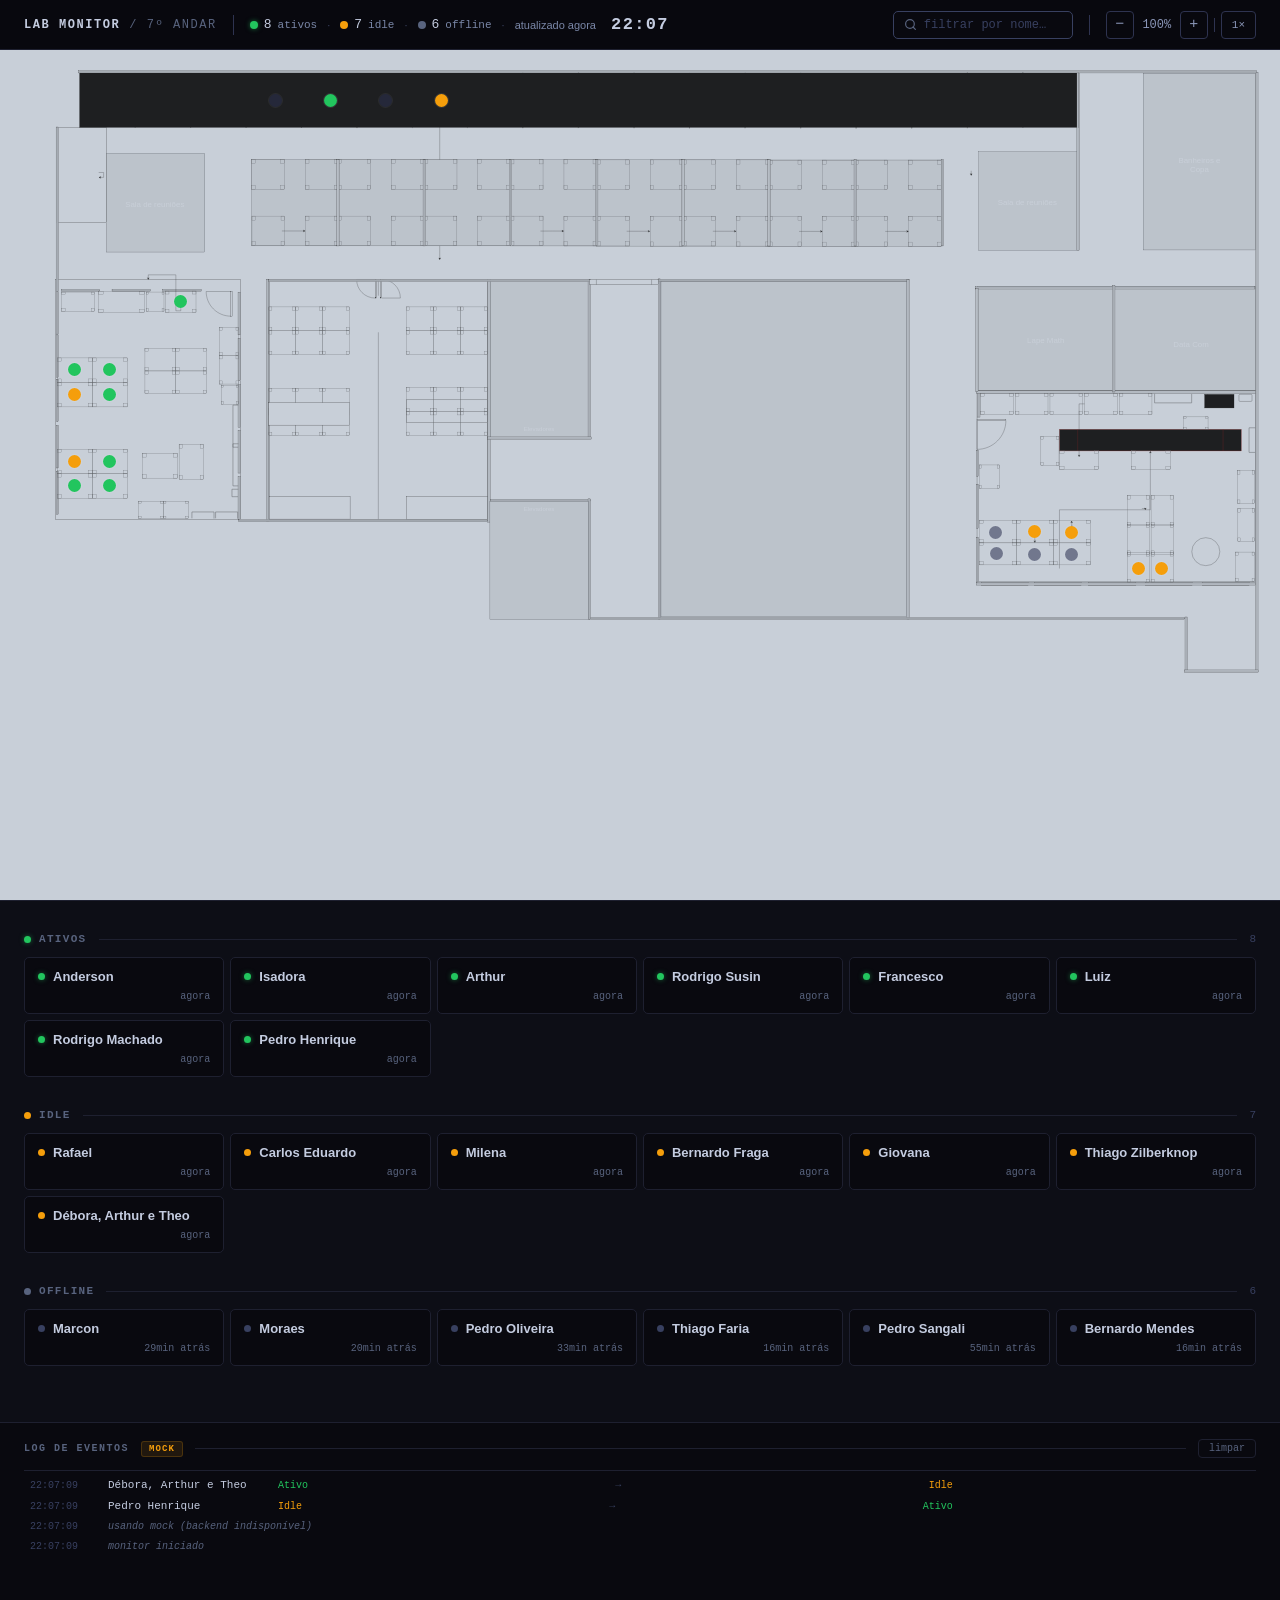
<file: index.html>
<!DOCTYPE html>
<html lang="pt-BR">
<head>
  <meta charset="UTF-8">
  <meta name="viewport" content="width=device-width, initial-scale=1.0">
  <title>Lab Monitor — 7º Andar</title>
  <link rel="stylesheet" href="css/style.css">
</head>
<body>

  <!-- Header fixo no topo — fica visível enquanto rola para baixo -->
  <header id="header">
    <span id="title">LAB MONITOR <em>/ 7º andar</em></span>

    <div class="hdiv"></div>

    <div id="header-stats">
      <span class="hstat">
        <span class="hstat-dot active"></span>
        <span id="count-active">0</span>
        <span class="hstat-lbl">ativos</span>
      </span>
      <span class="hsep">·</span>
      <span class="hstat">
        <span class="hstat-dot idle"></span>
        <span id="count-idle">0</span>
        <span class="hstat-lbl">idle</span>
      </span>
      <span class="hsep">·</span>
      <span class="hstat">
        <span class="hstat-dot offline"></span>
        <span id="count-offline">0</span>
        <span class="hstat-lbl">offline</span>
      </span>
      <span class="hsep">·</span>
      <span id="last-updated" class="hstat-lbl">—</span>
    </div>

    <span id="clock">00:00</span>

    <input
      id="filter-input"
      type="text"
      placeholder="filtrar por nome…"
      autocomplete="off"
      spellcheck="false"
    >

    <div class="hdiv"></div>

    <div id="zoom-controls">
      <button id="btn-zoom-out"   class="zbtn" title="Zoom out">−</button>
      <span   id="zoom-label">100%</span>
      <button id="btn-zoom-in"    class="zbtn" title="Zoom in">+</button>
      <div class="zdiv"></div>
      <button id="btn-zoom-reset" class="zbtn zreset">1×</button>
    </div>
  </header>

  <!-- HERO: mapa ocupa todo o viewport abaixo do header -->
  <div id="map-area">
    <div id="map-container">
      <!-- SVG como img para receber filter CSS sem afetar os marcadores -->
      <img id="map-svg" src="assets/SétimoAndar_clean.svg" draggable="false" alt="">
      <!-- marcadores injetados por initMap() -->
    </div>
  </div>

  <!-- Lista — acessada rolando a página para baixo -->
  <section id="list-section">

    <div class="status-group" id="group-active">
      <div class="group-header">
        <span class="group-label active">Ativos</span>
        <div class="group-line"></div>
        <span class="group-count" id="gcount-active">0</span>
      </div>
      <div class="node-grid" id="grid-active"></div>
    </div>

    <div class="status-group" id="group-idle">
      <div class="group-header">
        <span class="group-label idle">Idle</span>
        <div class="group-line"></div>
        <span class="group-count" id="gcount-idle">0</span>
      </div>
      <div class="node-grid" id="grid-idle"></div>
    </div>

    <div class="status-group" id="group-offline">
      <div class="group-header">
        <span class="group-label offline">Offline</span>
        <div class="group-line"></div>
        <span class="group-count" id="gcount-offline">0</span>
      </div>
      <div class="node-grid" id="grid-offline"></div>
    </div>

  </section>

  <!-- Log de eventos — acessado rolando abaixo da lista -->
  <section id="log-section">
    <div id="log-header">
      <span id="log-title">LOG DE EVENTOS</span>
      <span id="log-source-badge" class="log-badge mock">MOCK</span>
      <div class="log-hsep"></div>
      <button id="log-clear-btn">limpar</button>
    </div>
    <div id="log-entries"></div>
  </section>

  <div id="tooltip" role="tooltip"></div>

  <script src="js/config.js"></script>
  <script src="js/data.js"></script>
  <script src="js/utils.js"></script>
  <script src="js/mock.js"></script>
  <script src="js/logger.js"></script>
  <script src="js/render.js"></script>
  <script src="js/main.js"></script>
</body>
</html>
</file>
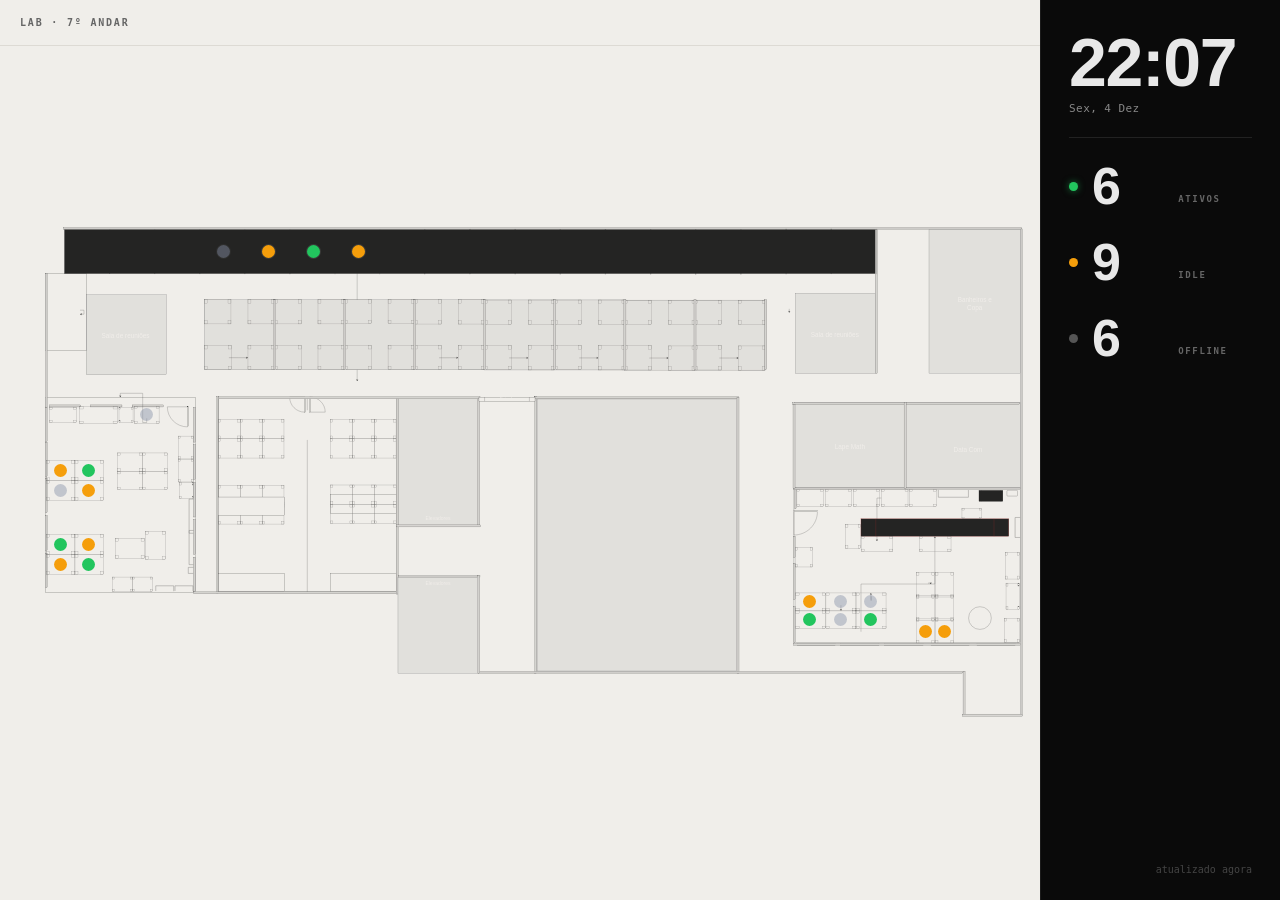
<file: monitor.html>
<!DOCTYPE html>
<html lang="pt-BR">
<head>
  <meta charset="UTF-8">
  <meta name="viewport" content="width=device-width, initial-scale=1.0">
  <title>Lab Monitor — 7º Andar · TV</title>
  <link rel="stylesheet" href="css/style.css">
  <link rel="stylesheet" href="css/monitor.css">
</head>
<body>

  <div id="tv-layout">

    <!-- ── Esquerda: header + mapa ───────────────────────────────────────── -->
    <div id="tv-left">

      <div id="tv-header">
        <span id="tv-title">LAB · 7º ANDAR</span>
      </div>

      <div id="tv-map-wrap">
        <div id="map-area">
          <div id="map-container">
            <img id="map-svg" src="assets/SétimoAndar_clean.svg" draggable="false" alt="">
          </div>
        </div>
      </div>

    </div>

    <aside id="tv-sidebar">

        <div id="tv-clock-block">
          <div id="clock">00:00</div>
          <div id="tv-date">—</div>
        </div>

        <div class="tv-divider"></div>

        <div id="tv-stats">
          <div class="tv-stat">
            <span class="tv-dot active"></span>
            <span id="count-active" class="tv-count">0</span>
            <span class="tv-label">ATIVOS</span>
          </div>
          <div class="tv-stat">
            <span class="tv-dot idle"></span>
            <span id="count-idle" class="tv-count">0</span>
            <span class="tv-label">IDLE</span>
          </div>
          <div class="tv-stat">
            <span class="tv-dot offline"></span>
            <span id="count-offline" class="tv-count">0</span>
            <span class="tv-label">OFFLINE</span>
          </div>
        </div>

        <div id="tv-sidebar-footer">
          <span id="last-updated-sidebar" class="tv-meta">—</span>
        </div>

      </aside>

  </div>

  <div id="tooltip" role="tooltip"></div>

  <script src="js/config.js"></script>
  <script src="js/data.js"></script>
  <script src="js/utils.js"></script>
  <script src="js/mock.js"></script>
  <script src="js/logger.js"></script>
  <script src="js/render.js"></script>
  <script src="js/main.js"></script>
</body>
</html>
</file>
<file: css/style.css>
/* ─── Reset ───────────────────────────────────────────────────────────────── */
*, *::before, *::after { box-sizing: border-box; margin: 0; padding: 0; }

:root {
  --bg:        #09090f;
  --surface:   #0d0e16;
  --card:      #12131e;
  --border:    #1e2030;
  --text:      #c4cce0;
  --muted:     #384060;
  --muted2:    #58637e;
  --font-mono: 'JetBrains Mono', 'Fira Code', ui-monospace, monospace;
  --c-active:  #22c55e;
  --c-idle:    #f59e0b;
  --c-offline: #2b3050;
}

html {
  background: var(--bg);
  color: var(--text);
  font-family: -apple-system, BlinkMacSystemFont, 'Inter', 'Segoe UI', sans-serif;
  font-size: 13px;
  -webkit-font-smoothing: antialiased;
  overflow-y: scroll;
  overflow-x: hidden;
}

/* ─── Header sticky ───────────────────────────────────────────────────────── */
#header {
  position: sticky;
  top: 0;
  z-index: 100;
  display: flex;
  align-items: center;
  gap: 16px;
  height: 50px;
  padding: 0 24px;
  background: rgba(9, 9, 15, 0.92);
  border-bottom: 1px solid #1e2030;
  backdrop-filter: blur(12px);
}

/* Separador vertical entre seções */
.hdiv {
  width: 1px;
  height: 20px;
  background: #2e3350;
  flex-shrink: 0;
}

#title {
  font-family: var(--font-mono);
  font-size: 12px;
  font-weight: 700;
  letter-spacing: .13em;
  text-transform: uppercase;
  white-space: nowrap;
}
#title em { font-style: normal; color: var(--muted2); font-weight: 400; }

/* Stats inline */
#header-stats {
  display: flex;
  align-items: center;
  gap: 10px;
}
.hstat {
  display: flex;
  align-items: center;
  gap: 6px;
  font-family: var(--font-mono);
  font-size: 13px;
  color: var(--text);
}
.hstat-dot {
  width: 8px; height: 8px;
  border-radius: 50%;
  flex-shrink: 0;
}
.hstat-dot.active  { background: var(--c-active);  box-shadow: 0 0 5px rgba(34,197,94,.55); }
.hstat-dot.idle    { background: var(--c-idle); }
.hstat-dot.offline { background: var(--muted2); }
.hstat-lbl { font-size: 11px; color: #7a87a8; }
.hsep { font-size: 11px; color: #3a4260; }

/* Clock */
#clock {
  position: absolute;
  left: 50%;
  transform: translateX(-50%);
  font-family: var(--font-mono);
  font-size: 17px;
  font-weight: 700;
  letter-spacing: 0.08em;
  color: var(--text);
  pointer-events: none;
  user-select: none;
}


/* Zoom */
#zoom-controls {
  display: flex;
  align-items: center;
  gap: 2px;
}
.zbtn {
  background: none;
  border: 1px solid #2e3350;
  color: #8a96b8;
  cursor: pointer;
  font-size: 15px;
  width: 28px; height: 28px;
  border-radius: 4px;
  display: flex; align-items: center; justify-content: center;
  font-family: var(--font-mono);
  transition: border-color .12s, color .12s;
}
.zbtn:hover { border-color: #58637e; color: var(--text); }
#zoom-label {
  font-family: var(--font-mono);
  font-size: 12px;
  color: #8a96b8;
  width: 42px;
  text-align: center;
}
.zdiv { width: 1px; height: 14px; background: #2e3350; margin: 0 4px; }
.zreset { font-size: 11px; width: auto; padding: 0 10px; }

/* ─── Mapa HERO ───────────────────────────────────────────────────────────── */
#map-area {
  height: calc(100vh - 50px);
  overflow: auto;
  cursor: grab;
  background: #c8cfd8;
  padding: 20px;
  scrollbar-width: thin;
  scrollbar-color: #cccccc transparent;
}
#map-area.panning { cursor: grabbing; }
#map-area::-webkit-scrollbar { width: 6px; height: 6px; }
#map-area::-webkit-scrollbar-thumb { background: #cccccc; border-radius: 3px; }

#map-container {
  position: relative;
  width: 100%;
  /* viewBox do SétimoAndar_clean.svg: 5035 × 2460 (conteúdo real termina em ~2440) */
  aspect-ratio: 5035 / 2460;
  background: #c8cfd8;
}

#map-svg {
  position: absolute;
  inset: 0;
  width: 100%; height: 100%;
  object-fit: fill;
  pointer-events: none;
  user-select: none;
  /* multiply: branco × qualquer_cor = a cor (some o branco)
                preto  × qualquer_cor = preto (linhas aparecem)
     Resultado: fundo some, linhas ficam visíveis sobre o bg do container. */
  mix-blend-mode: multiply;
  opacity: 0.85;
}

/* ─── Marcadores de nó — círculo ──────────────────────────────────────────── */
.node-marker {
  position: absolute;
  width: 13px; height: 13px;
  border-radius: 50%;
  z-index: 1;
  cursor: crosshair;
  outline: 1px solid rgba(255,255,255,0.10);
  transition: background-color .35s, box-shadow .35s, opacity .2s;
}

.node-marker.active {
  background: var(--c-active);
  animation: pulse 2.2s ease-out infinite;
}
.node-marker.idle    { background: var(--c-idle); box-shadow: none; }
.node-marker.offline { background: var(--c-offline); opacity: .55; box-shadow: none; }

@keyframes pulse {
  0%   { box-shadow: 0 0 0 0   rgba(34,197,94,.65); }
  65%  { box-shadow: 0 0 0 7px rgba(34,197,94,0);   }
  100% { box-shadow: 0 0 0 0   rgba(34,197,94,0);   }
}

/* ─── Tooltip ────────────────────────────────────────────────────────────── */
#tooltip {
  position: fixed;
  z-index: 200;
  display: none;
  min-width: 170px;
  background: rgba(9, 9, 15, 0.96);
  border: 1px solid var(--border);
  border-radius: 7px;
  padding: 10px 13px;
  pointer-events: none;
  backdrop-filter: blur(10px);
  box-shadow: 0 6px 24px rgba(0,0,0,.5);
}
#tooltip.visible { display: block; }

.tt-name {
  display: flex;
  align-items: center;
  gap: 7px;
  font-size: 13px;
  font-weight: 600;
  color: var(--text);
  margin-bottom: 8px;
}
.tt-dot {
  width: 8px; height: 8px;
  border-radius: 50%;
  flex-shrink: 0;
}
.tt-rows {
  display: grid;
  grid-template-columns: auto 1fr;
  gap: 2px 10px;
  font-family: var(--font-mono);
  font-size: 10px;
}
.tt-key { color: var(--muted2); }
.tt-val { color: var(--text); }
.tt-val.status-active  { color: var(--c-active); }
.tt-val.status-idle    { color: var(--c-idle); }
.tt-val.status-offline { color: var(--muted2); }

/* ─── Lista ───────────────────────────────────────────────────────────────── */
#list-section {
  padding: 32px 24px 56px;
  background: var(--surface);
  border-top: 1px solid var(--border);
  display: flex;
  flex-direction: column;
  gap: 32px;
}

.status-group { display: flex; flex-direction: column; gap: 12px; }

.group-header {
  display: flex;
  align-items: center;
  gap: 12px;
}

.group-label {
  font-family: var(--font-mono);
  font-size: 11px;
  font-weight: 600;
  letter-spacing: .12em;
  text-transform: uppercase;
  white-space: nowrap;
  color: var(--muted2);
  display: inline-flex;
  align-items: center;
  gap: 8px;
}
.group-label::before {
  content: '';
  width: 7px; height: 7px;
  border-radius: 50%;
  flex-shrink: 0;
}
.group-label.active::before  { background: var(--c-active); box-shadow: 0 0 5px rgba(34,197,94,.5); }
.group-label.idle::before    { background: var(--c-idle); }
.group-label.offline::before { background: var(--muted2); }

.group-line {
  flex: 1;
  height: 1px;
  background: var(--border);
}

.group-count {
  font-family: var(--font-mono);
  font-size: 11px;
  color: var(--muted);
}

.node-grid {
  display: grid;
  grid-template-columns: repeat(auto-fill, minmax(200px, 1fr));
  gap: 6px;
}

#filter-input {
  margin-left: auto;
  background-color: var(--bg);
  background-image: url("data:image/svg+xml,%3Csvg xmlns='http://www.w3.org/2000/svg' width='13' height='13' viewBox='0 0 24 24' fill='none' stroke='%2358637e' stroke-width='2.2' stroke-linecap='round'%3E%3Ccircle cx='11' cy='11' r='8'/%3E%3Cline x1='21' y1='21' x2='16.65' y2='16.65'/%3E%3C/svg%3E");
  background-repeat: no-repeat;
  background-position: 10px center;
  border: 1px solid var(--muted);
  border-radius: 5px;
  color: var(--text);
  font-size: 12px;
  font-family: var(--font-mono);
  padding: 6px 12px 6px 30px;
  width: 180px;
  outline: none;
  caret-color: var(--c-active);
  transition: border-color .12s, background-color .12s;
}
#filter-input:focus {
  border-color: var(--muted2);
  background-color: var(--card);
}
#filter-input::placeholder { color: var(--muted); }


.node-card {
  background: var(--bg);
  border: 1px solid var(--border);
  border-radius: 5px;
  padding: 11px 13px;
  display: flex;
  flex-direction: column;
  gap: 7px;
  cursor: default;
  transition: border-color .12s;
}
.node-card:hover { border-color: var(--muted); }

.card-name {
  display: flex;
  align-items: center;
  gap: 8px;
  font-size: 13px;
  font-weight: 600;
  color: var(--text);
}
.card-dot {
  width: 7px; height: 7px;
  border-radius: 50%;
  flex-shrink: 0;
  transition: background .35s, box-shadow .35s;
}
.node-card.active  .card-dot { background: var(--c-active); box-shadow: 0 0 5px rgba(34,197,94,.5); }
.node-card.idle    .card-dot { background: var(--c-idle); }
.node-card.offline .card-dot { background: var(--muted); }

.card-meta {
  display: flex;
  align-items: center;
  justify-content: flex-end;
  padding-left: 15px;
}
.node-badge { display: none; }

.node-time {
  font-family: var(--font-mono);
  font-size: 10px;
  color: var(--muted2);
}

/* ─── Log de eventos ──────────────────────────────────────────────────────── */
#log-section {
  background: var(--bg);
  border-top: 1px solid var(--border);
  padding: 0 24px 48px;
}

#log-header {
  display: flex;
  align-items: center;
  gap: 12px;
  padding: 16px 0 12px;
  border-bottom: 1px solid var(--border);
  margin-bottom: 4px;
}

#log-title {
  font-family: var(--font-mono);
  font-size: 10px;
  font-weight: 700;
  letter-spacing: .15em;
  text-transform: uppercase;
  color: var(--muted2);
  white-space: nowrap;
}

.log-badge {
  font-family: var(--font-mono);
  font-size: 9px;
  font-weight: 700;
  letter-spacing: .12em;
  padding: 2px 7px;
  border-radius: 3px;
  text-transform: uppercase;
}
.log-badge.backend {
  background: rgba(34,197,94,.12);
  color: var(--c-active);
  border: 1px solid rgba(34,197,94,.25);
}
.log-badge.mock {
  background: rgba(245,158,11,.10);
  color: var(--c-idle);
  border: 1px solid rgba(245,158,11,.20);
}

.log-hsep {
  flex: 1;
  height: 1px;
  background: var(--border);
}

#log-clear-btn {
  background: none;
  border: 1px solid var(--border);
  color: var(--muted2);
  cursor: pointer;
  font-family: var(--font-mono);
  font-size: 10px;
  padding: 3px 10px;
  border-radius: 4px;
  transition: border-color .12s, color .12s;
}
#log-clear-btn:hover { border-color: var(--muted2); color: var(--text); }

#log-entries {
  display: flex;
  flex-direction: column;
  gap: 1px;
  max-height: 280px;
  overflow-y: auto;
  scrollbar-width: thin;
  scrollbar-color: var(--border) transparent;
}

.log-entry {
  display: grid;
  grid-template-columns: 68px 160px auto auto auto;
  align-items: center;
  gap: 10px;
  padding: 4px 6px;
  border-radius: 3px;
  font-family: var(--font-mono);
  font-size: 11px;
  transition: background .1s;
}
.log-entry:hover { background: var(--card); }

.log-entry.log-system {
  grid-template-columns: 68px 1fr;
  color: var(--muted);
}

.log-ts {
  color: var(--muted);
  font-size: 10px;
  white-space: nowrap;
}

.log-name {
  color: var(--text);
  white-space: nowrap;
  overflow: hidden;
  text-overflow: ellipsis;
}

.log-status {
  font-size: 10px;
  white-space: nowrap;
}
.log-status.status-active  { color: var(--c-active); }
.log-status.status-idle    { color: var(--c-idle); }
.log-status.status-offline { color: var(--muted2); }

.log-arrow {
  color: var(--muted);
  font-size: 10px;
}

.log-sys-msg {
  color: var(--muted2);
  font-size: 10px;
  font-style: italic;
}
</file>
<file: css/monitor.css>
/* ── TV Monitor — tema escuro full-screen ─────────────────────────────────── */

html, body {
  background: #0a0a0a;
  color: #c4cce0;
  overflow: hidden;
  height: 100%;
}

/* ── Layout principal: linha (esquerda | sidebar) ─────────────────────────── */
#tv-layout {
  display: flex;
  flex-direction: row;
  height: 100vh;
  width: 100vw;
}

/* ── Coluna esquerda: header + mapa ───────────────────────────────────────── */
#tv-left {
  flex: 1;
  min-width: 0;
  display: flex;
  flex-direction: column;
}

/* ── Header full-width ────────────────────────────────────────────────────── */
#tv-header {
  display: flex;
  align-items: center;
  height: 46px;
  padding: 0 20px;
  background: #f0eeea;
  border-bottom: 1px solid #dddad4;
  flex-shrink: 0;
}

#tv-title {
  font-family: var(--font-mono);
  font-size: 10px;
  font-weight: 700;
  letter-spacing: .18em;
  text-transform: uppercase;
  color: #666666;
}

.tv-meta {
  font-family: var(--font-mono);
  font-size: 10px;
  color: #555555;
}

/* ── Área do mapa ─────────────────────────────────────────────────────────── */
#tv-map-wrap {
  flex: 1;
  min-width: 0;
  min-height: 0;
  display: flex;
  flex-direction: column;
}

#tv-map-wrap #map-area {
  flex: 1;
  height: 0;
  min-height: 0;
  overflow: hidden;
  padding: 12px 16px;
  background: #f0eeea;
  cursor: grab;
  display: flex;
  align-items: center;
  justify-content: center;
}
#tv-map-wrap #map-area.panning { cursor: grabbing; }

#tv-map-wrap #map-container {
  background: #f0eeea;
}

#tv-map-wrap .node-marker.offline {
  background: #8a94aa;
  opacity: 0.45;
}

/* ── Sidebar dark ─────────────────────────────────────────────────────────── */
#tv-sidebar {
  width: 240px;
  flex-shrink: 0;
  background: #0a0a0a;
  border-left: 1px solid #1c1c1c;
  display: flex;
  flex-direction: column;
  padding: 28px 28px 24px;
}

/* ── Relógio ─────────────────────────────────────────────────────────────── */
#clock {
  position: static !important;
  left: auto !important;
  transform: none !important;
  font-family: 'Segoe UI', 'Inter', -apple-system, sans-serif;
  font-size: 68px;
  font-weight: 700;
  letter-spacing: -0.02em;
  color: #e8e8e8;
  line-height: 1;
  pointer-events: auto;
  user-select: none;
}

#tv-date {
  font-family: var(--font-mono);
  font-size: 11px;
  color: #888888;
  margin-top: 6px;
  text-transform: capitalize;
  letter-spacing: .04em;
}

.tv-divider {
  height: 1px;
  background: #222222;
  margin: 22px 0 18px;
  flex-shrink: 0;
}

/* ── Stats — topo, espaço livre fica abaixo ──────────────────────────────── */
#tv-stats {
  display: flex;
  flex-direction: column;
  gap: 24px;
  padding-top: 4px;
}

.tv-stat {
  display: flex;
  align-items: center;
  gap: 14px;
}

.tv-dot {
  width: 9px;
  height: 9px;
  border-radius: 50%;
  flex-shrink: 0;
}
.tv-dot.active  { background: var(--c-active); box-shadow: 0 0 7px rgba(34,197,94,.55); }
.tv-dot.idle    { background: var(--c-idle); }
.tv-dot.offline { background: #555555; }

.tv-count {
  font-family: 'Segoe UI', 'Inter', -apple-system, sans-serif;
  font-size: 52px;
  font-weight: 700;
  line-height: 1;
  letter-spacing: -0.02em;
  color: #e8e8e8;
  min-width: 2.5ch;
  font-variant-numeric: tabular-nums;
}

.tv-label {
  font-family: var(--font-mono);
  font-size: 9px;
  font-weight: 600;
  letter-spacing: .18em;
  text-transform: uppercase;
  color: #666666;
  align-self: flex-end;
  padding-bottom: 8px;
}

/* ── Rodapé ───────────────────────────────────────────────────────────────── */
#tv-sidebar-footer {
  margin-top: auto;
  padding-top: 20px;
  text-align: right;
}

#tv-sidebar-footer .tv-meta {
  color: #444444;
}
</file>
